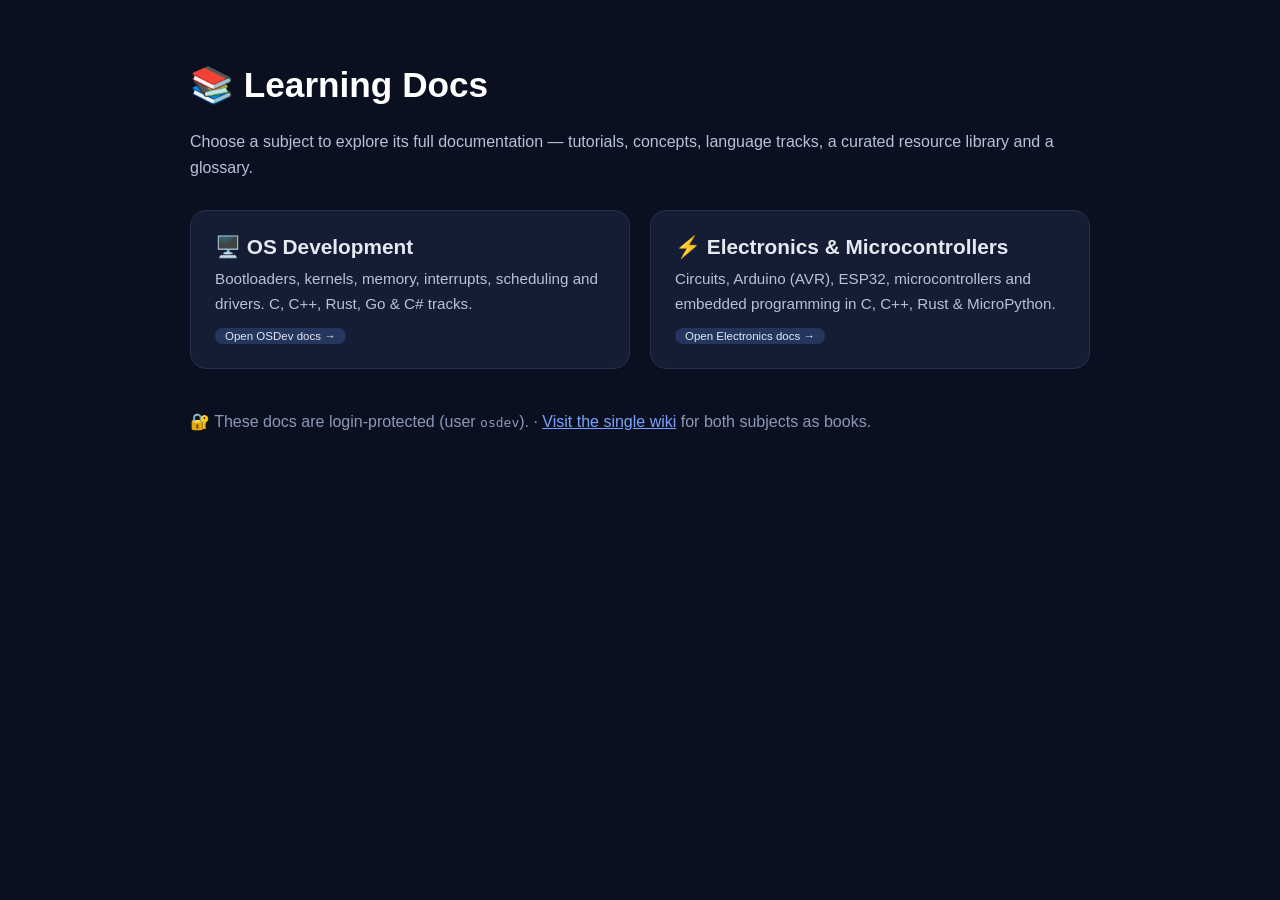
<file: docs-portal/index.html>
<!DOCTYPE html>
<html lang="en" style="background:#0b1020;color:#e5e9f0;font-family:Segoe UI,Arial,sans-serif;margin:0">
<head>
<meta charset="utf-8">
<meta name="viewport" content="width=device-width,initial-scale=1">
<title>sektor9.dev — Learning Docs</title>
<style>
  body{max-width:900px;margin:0 auto;padding:40px 20px}
  h1{font-size:2.2rem;color:#fff}
  p{line-height:1.6;color:#b6c2d8}
  .grid{display:grid;grid-template-columns:repeat(auto-fit,minmax(260px,1fr));gap:20px;margin-top:30px}
  .card{background:#151d35;border:1px solid #26304d;border-radius:16px;padding:24px;text-decoration:none;color:inherit;display:block;transition:.15s}
  .card:hover{border-color:#4f6bd9;transform:translateY(-2px)}
  .card h2{margin:0 0 8px;font-size:1.3rem}
  .card p{font-size:.95rem;margin:0}
  .tag{display:inline-block;font-size:.72rem;background:#26355e;padding:2px 10px;border-radius:20px;margin-top:12px}
  a{color:#7aa2ff}
</style>
</head>
<body>
  <h1>📚 Learning Docs</h1>
  <p>Choose a subject to explore its full documentation — tutorials, concepts, language tracks, a curated resource library and a glossary.</p>
  <div class="grid">
    <a class="card" href="https://osdev.sektor9.dev/">
      <h2>🖥️ OS Development</h2>
      <p>Bootloaders, kernels, memory, interrupts, scheduling and drivers. C, C++, Rust, Go &amp; C# tracks.</p>
      <span class="tag">Open OSDev docs →</span>
    </a>
    <a class="card" href="https://elecdocs.sektor9.dev/">
      <h2>⚡ Electronics &amp; Microcontrollers</h2>
      <p>Circuits, Arduino (AVR), ESP32, microcontrollers and embedded programming in C, C++, Rust &amp; MicroPython.</p>
      <span class="tag">Open Electronics docs →</span>
    </a>
  </div>
  <p style="margin-top:40px;color:#8b98b8">
    🔐 These docs are login-protected (user <code>osdev</code>). ·
    <a href="https://wiki.sektor9.dev/">Visit the single wiki</a> for both subjects as books.
  </p>
</body>
</html>
</file>
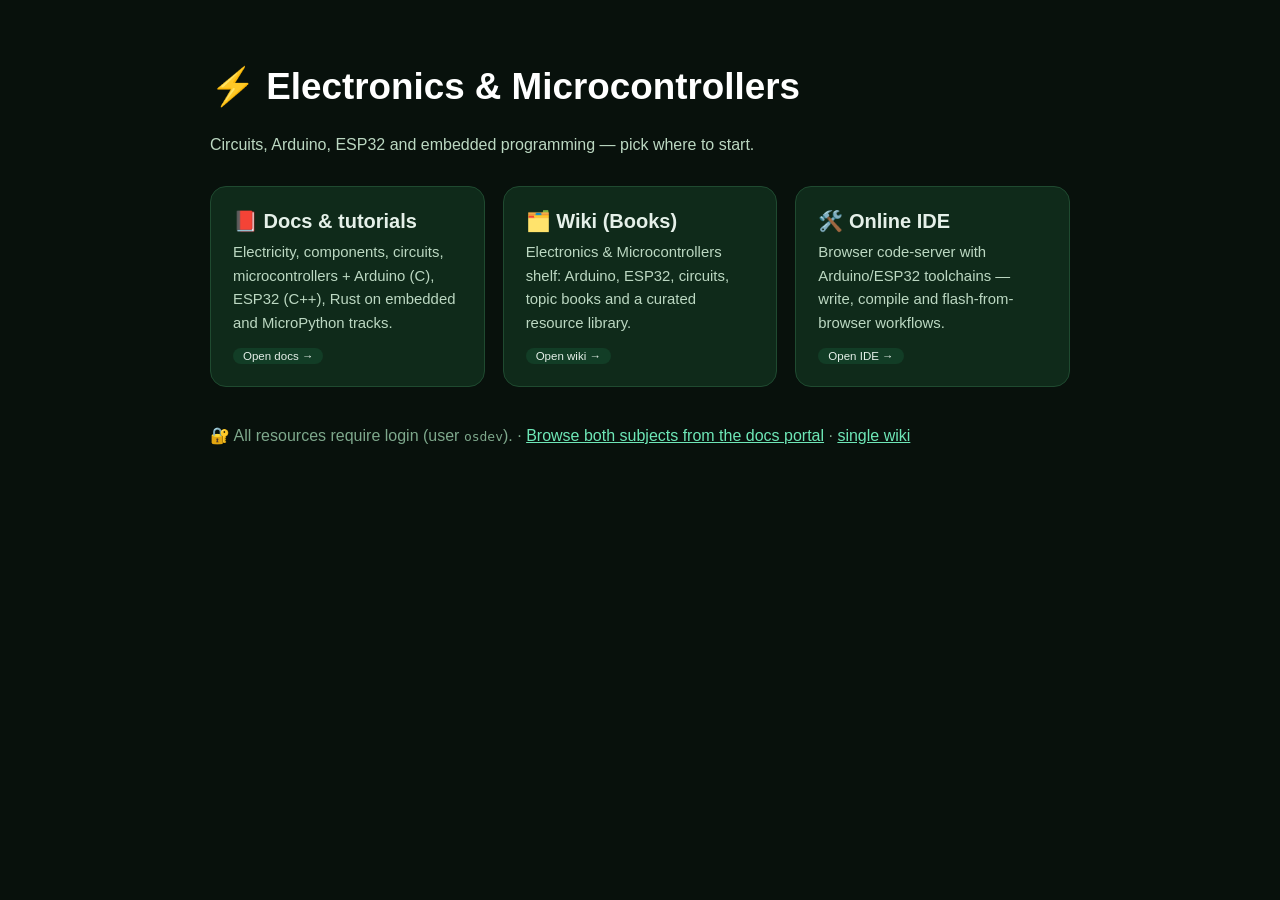
<file: hub-el/index.html>
<!DOCTYPE html>
<html lang="en" style="background:#08110c;color:#e5f0e9;font-family:Segoe UI,Arial,sans-serif;margin:0">
<head>
<meta charset="utf-8"><meta name="viewport" content="width=device-width,initial-scale=1">
<title>Electronics &amp; Microcontrollers — sektor9.dev</title>
<style>
 body{max-width:860px;margin:0 auto;padding:40px 20px}
 h1{font-size:2.3rem;color:#fff}
 p{line-height:1.6;color:#bcd8c2}
 .grid{display:grid;grid-template-columns:repeat(auto-fit,minmax(240px,1fr));gap:18px;margin-top:28px}
 .card{background:#0f2a1a;border:1px solid #1f4a30;border-radius:16px;padding:22px;text-decoration:none;color:inherit;display:block;transition:.15s}
 .card:hover{border-color:#34d399;transform:translateY(-2px)}
 .card h2{margin:0 0 8px;font-size:1.25rem}
 .card p{font-size:.93rem;margin:0}
 .tag{display:inline-block;font-size:.72rem;background:#123d26;padding:2px 10px;border-radius:20px;margin-top:12px}
 a{color:#6ee7b7}
</style></head>
<body>
  <h1>⚡ Electronics &amp; Microcontrollers</h1>
  <p>Circuits, Arduino, ESP32 and embedded programming — pick where to start.</p>
  <div class="grid">
    <a class="card" href="https://elecdocs.sektor9.dev/"><h2>📕 Docs &amp; tutorials</h2>
      <p>Electricity, components, circuits, microcontrollers + Arduino (C), ESP32 (C++), Rust on embedded and MicroPython tracks.</p><span class="tag">Open docs →</span></a>
    <a class="card" href="https://wiki.sektor9.dev/shelves"><h2>🗂️ Wiki (Books)</h2>
      <p>Electronics &amp; Microcontrollers shelf: Arduino, ESP32, circuits, topic books and a curated resource library.</p><span class="tag">Open wiki →</span></a>
    <a class="card" href="https://ide.sektor9.dev/"><h2>🛠️ Online IDE</h2>
      <p>Browser code-server with Arduino/ESP32 toolchains — write, compile and flash-from-browser workflows.</p><span class="tag">Open IDE →</span></a>
  </div>
  <p style="margin-top:36px;color:#7ea88c">🔐 All resources require login (user <code>osdev</code>). ·
    <a href="https://docs.sektor9.dev/">Browse both subjects from the docs portal</a> · <a href="https://wiki.sektor9.dev/">single wiki</a></p>
</body></html>
</file>
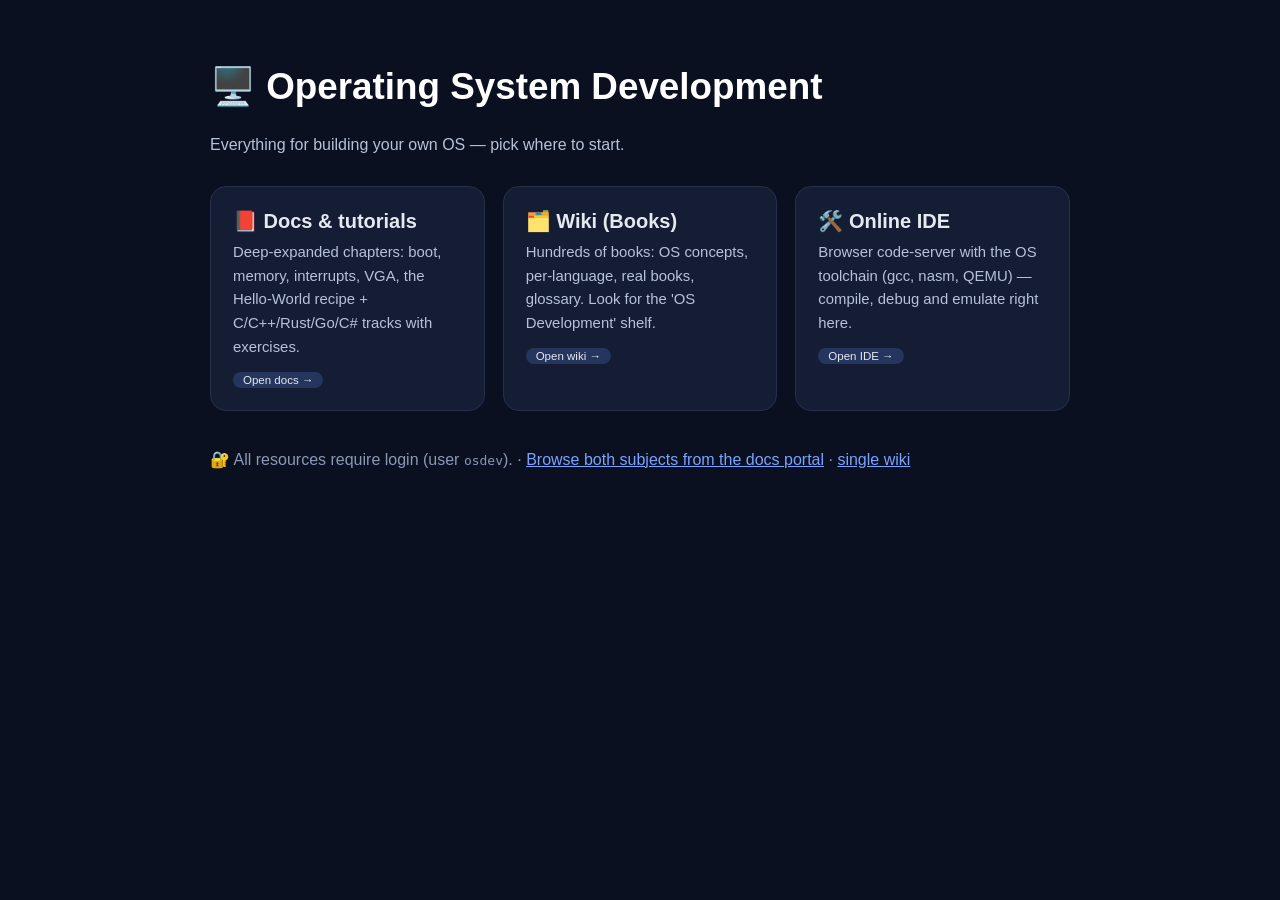
<file: hub-osdev/index.html>
<!DOCTYPE html>
<html lang="en" style="background:#0b1020;color:#e5e9f0;font-family:Segoe UI,Arial,sans-serif;margin:0">
<head>
<meta charset="utf-8"><meta name="viewport" content="width=device-width,initial-scale=1">
<title>OS Development — sektor9.dev</title>
<style>
 body{max-width:860px;margin:0 auto;padding:40px 20px}
 h1{font-size:2.3rem;color:#fff}
 p{line-height:1.6;color:#b6c2d8}
 .grid{display:grid;grid-template-columns:repeat(auto-fit,minmax(240px,1fr));gap:18px;margin-top:28px}
 .card{background:#151d35;border:1px solid #26304d;border-radius:16px;padding:22px;text-decoration:none;color:inherit;display:block;transition:.15s}
 .card:hover{border-color:#4f6bd9;transform:translateY(-2px)}
 .card h2{margin:0 0 8px;font-size:1.25rem}
 .card p{font-size:.93rem;margin:0}
 .tag{display:inline-block;font-size:.72rem;background:#26355e;padding:2px 10px;border-radius:20px;margin-top:12px}
 a{color:#7aa2ff}
</style></head>
<body>
  <h1>🖥️ Operating System Development</h1>
  <p>Everything for building your own OS — pick where to start.</p>
  <div class="grid">
    <a class="card" href="https://osdev.sektor9.dev/"><h2>📕 Docs &amp; tutorials</h2>
      <p>Deep-expanded chapters: boot, memory, interrupts, VGA, the Hello-World recipe + C/C++/Rust/Go/C# tracks with exercises.</p><span class="tag">Open docs →</span></a>
    <a class="card" href="https://wiki.sektor9.dev/shelves"><h2>🗂️ Wiki (Books)</h2>
      <p>Hundreds of books: OS concepts, per-language, real books, glossary. Look for the 'OS Development' shelf.</p><span class="tag">Open wiki →</span></a>
    <a class="card" href="https://ide.sektor9.dev/"><h2>🛠️ Online IDE</h2>
      <p>Browser code-server with the OS toolchain (gcc, nasm, QEMU) — compile, debug and emulate right here.</p><span class="tag">Open IDE →</span></a>
  </div>
  <p style="margin-top:36px;color:#8b98b8">🔐 All resources require login (user <code>osdev</code>). ·
    <a href="https://docs.sektor9.dev/">Browse both subjects from the docs portal</a> · <a href="https://wiki.sektor9.dev/">single wiki</a></p>
</body></html>
</file>
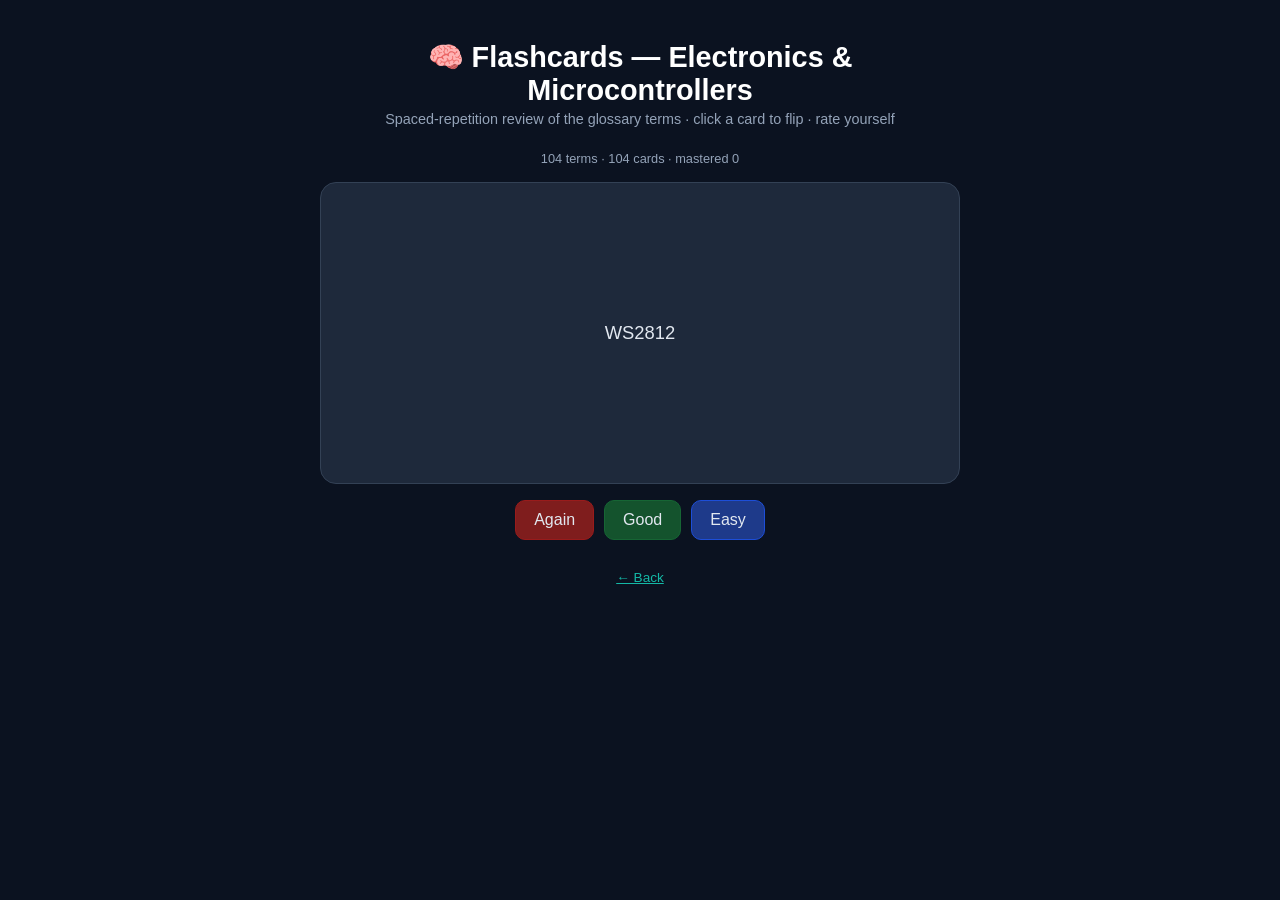
<file: docs/flashcards/index.html>
<!DOCTYPE html><html lang="en"><head><meta charset="utf-8">
<meta name="viewport" content="width=device-width,initial-scale=1">
<title>Flashcards — Electronics · sektor9.dev</title>
<style>
:root{--fg:#e2e8f0;--muted:#94a3b8;--accent:#14b8a6;--card:#1e293b;--bg:#0b1220}
body{font-family:Segoe UI,Arial,sans-serif;background:var(--bg);color:var(--fg);margin:0;padding:0}
.wrap{max-width:640px;margin:0 auto;padding:40px 20px;text-align:center}
h1{font-size:1.8rem;color:#fff;margin:0 0 4px}
.sub{color:var(--muted);margin:0 0 24px;font-size:.9rem}
.stats{font-size:.8rem;color:var(--muted);margin-bottom:16px}
.flash{background:var(--card);border:1px solid #334155;border-radius:16px;min-height:240px;display:flex;align-items:center;justify-content:center;padding:30px;margin:0 0 16px;cursor:pointer;user-select:none;transition:transform .12s;font-size:1.15rem;line-height:1.5}
.flash:hover{transform:scale(1.01)}
.flash .back{color:#c7d2fe;display:none}
.flash.show .front{display:none}
.flash.show .back{display:block}
.btns{display:flex;gap:10px;justify-content:center;flex-wrap:wrap;margin-bottom:20px}
button{font:inherit;padding:10px 18px;border-radius:10px;border:1px solid #334155;background:#1e293b;color:#e2e8f0;cursor:pointer;transition:background .15s}
button:hover{background:#273449}
button.hard{background:#7f1d1d;border-color:#991b1b}
button.good{background:#14532d;border-color:#166534}
button.easy{background:#1e3a8a;border-color:#1d4ed8}
a.back{display:inline-block;margin-top:10px;color:var(--accent);font-size:.85rem}
</style></head><body><div class="wrap">
<h1>🧠 Flashcards — Electronics &amp; Microcontrollers</h1>
<p class="sub">Spaced-repetition review of the glossary terms · click a card to flip · rate yourself</p>
<p class="stats" id="stats"></p>
<div class="flash" id="flash"><div class="front"></div><div class="back"></div></div>
<div class="btns">
  <button class="hard" id="hard">Again</button>
  <button class="good" id="good">Good</button>
  <button class="easy" id="easy">Easy</button>
</div>
<div id="deck"></div>
<p><a class="back" href="/">← Back</a></p>
</div>
<script>
const CARDS = [{"front": "Analog signal", "back": "a signal whose value varies continuously (like a microphone's voltage) rather than jumping between discrete levels."}, {"front": "ADC (Analog-to-Digital Converter)", "back": "hardware that samples a continuous voltage and converts it to a number the CPU can read. On the ESP32: analogRead()."}, {"front": "Ampere (amp, A)", "back": "the SI unit of electric current; how many electrons flow past a point per second. See Current, Ohm's law."}, {"front": "AVR", "back": "the Atmel (now Microchip) 8-bit microcontroller family used in the Arduino Uno (ATmega328P)."}, {"front": "Baud rate", "back": "the number of symbol changes per second on a serial line; 9600 baud ≈ 9600 bits/s. The ESP32's default debug baud is 115200."}, {"front": "Breadboard", "back": "a reusable solderless board with rows of connected sockets for prototyping circuits quickly."}, {"front": "Button (push switch)", "back": "a momentary switch; connect it with a pull-up or pull-down so the pin reads a defined level when unpressed."}, {"front": "Capacitance", "back": "the ability of a component (a Capacitor) to store charge, measured in farads (F)."}, {"front": "Capacitor", "back": "a passive component that stores energy in an electric field; used for decoupling (smoothing power) and timing."}, {"front": "Clock (clock signal)", "back": "the periodic square wave that paces a microcontroller; a 16 MHz AVR executes close to one instruction per clock tick."}, {"front": "Current", "back": "the rate of electric charge flow, measured in amps (A). Flows through a circuit."}, {"front": "C++ class", "back": "in the ESP32 track, an object that bundles a peripheral's state (a pin) with its behavior (on/off), keeping hardware details tidy."}, {"front": "Datasheet", "back": "the manufacturer's authoritative document describing a chip's pins, registers, electrical limits, and timing. The ultimate reference for any microcontroller."}, {"front": "Debounce", "back": "cleaning up the noisy on/off chatter a physical button produces when pressed, giving one clean edge instead of many."}, {"front": "Decoupling capacitor", "back": "a capacitor placed near an IC to absorb supply-voltage spikes and keep the chip's power stable."}, {"front": "Digital signal", "back": "a signal with only discrete levels (HIGH/LOW, 1/0), as opposed to Analog signal."}, {"front": "Duty cycle", "back": "the fraction of a PWM period the output is HIGH, expressed as a %; 50 % gives the LED half brightness (on average)."}, {"front": "ESP32", "back": "Espressif's dual-core, Wi-Fi/Bluetooth-enabled SoC; the basis of the ESP32 devkit boards and this hub's C/C++ and MicroPython tracks."}, {"front": "Ground (GND)", "back": "the common 0 V reference for a circuit; every rail, device, and signal refers back to ground. Shared ground between boards is mandatory."}, {"front": "GPIO (General-Purpose Input/Output)", "back": "a pin you can configure as digital input or output, e.g. to read a button or drive an LED. See Pin, Register."}, {"front": "I²C (I2C)", "back": "a two-wire serial bus (SDA + SCL) for connecting sensors and small devices; used by many breakout boards."}, {"front": "Input pull-up", "back": "a pin configured as an input with an internal resistor pulling it HIGH; reading LOW then means \"pressed/active\". Saves an external resistor."}, {"front": "LED (light-emitting diode)", "back": "a diode that emits light; needs a Resistor to limit current. Long leg = anode, short leg = cathode."}, {"front": "Logic level", "back": "the voltage that counts as HIGH vs LOW. The ESP32 is 3.3 V logic and is not 5 V tolerant — feeding it 5 V can damage it."}, {"front": "Memory-mapped I/O", "back": "hardware registers exposed as ordinary memory addresses; setting a \"pin\" is just writing to a register. Core to the Arduino-in-C track."}, {"front": "Mermaid", "back": "the diagram language used across these tutorials to draw flowcharts and sequence diagrams."}, {"front": "Microcontroller (MCU)", "back": "a self-contained computer-on-a-chip: CPU, RAM, flash, and I/O on one die."}, {"front": "MicroPython", "back": "a lean reimplementation of Python 3 that runs directly on microcontrollers with a live REPL."}, {"front": "no_std", "back": "the Rust mode that forgoes the standard library (no OS/heap) for bare-metal targets. Core concept of the embedded Rust tutorial."}, {"front": "NeoPixel / WS2812", "back": "individually addressable RGB LED chips chained on a single data wire; driven in MicroPython via the neopixel module."}, {"front": "Object (language concept)", "back": "a programming construct bundling data and the functions that act on it; in C++ it's how we wrap a sensor or a pin."}, {"front": "Ohm (Ω)", "back": "the SI unit of electrical resistance."}, {"front": "Ohm's law", "back": "V = I × R: voltage = current × resistance. The single most-used equation in electronics. See Voltage, Current, Resistance."}, {"front": "Output (pin)", "back": "a GPIO configured to drive a HIGH or LOW voltage, e.g. to light an LED."}, {"front": "Pin", "back": "a physical or logical I/O terminal on a chip or board."}, {"front": "Pointer", "back": "a programming variable that holds a memory address instead of a value; essential for register-level access in AVR C and for bridging to hardware in Rust."}, {"front": "Pull-up resistor", "back": "a resistor from a signal to VCC that holds the line HIGH when nothing drives it low."}, {"front": "PWM (Pulse-Width Modulation)", "back": "rapidly toggling a pin HIGH/LOW with a controlled Duty cycle; an LED appears a dimmer brightness (or a motor turns slower) at lower duty."}, {"front": "REPL (Read-Eval-Print Loop)", "back": "an interactive prompt where each line runs instantly; MicroPython's signature workflow."}, {"front": "Register", "back": "a tiny piece of memory, often one byte, that controls or reflects hardware; e.g. DDRB, PORTB on the AVR."}, {"front": "Resistance", "back": "how strongly a component opposes current, measured in ohms (Ω)."}, {"front": "Resistor", "back": "a passive component that resists current, protecting an LED or setting a reference level. Typical LED series value: 220 Ω."}, {"front": "Rust", "back": "a systems language with compile-time memory safety (ownership); well-suited to no_std embedded dev."}, {"front": "Serial", "back": "a method of sending data one bit at a time over a wire; the \"Serial Monitor\" and 9600/115200 baud links."}, {"front": "SPI", "back": "a four-wire high-speed serial interface for external chips and displays."}, {"front": "SoC (System-on-Chip)", "back": "an integrated circuit that puts CPU plus peripherals (Wi-Fi, timers, ADC) together, like the ESP32."}, {"front": "Timer", "back": "internal hardware that counts clock cycles; powers delays, PWM, and microsecond timing."}, {"front": "Voltage (V)", "back": "electrical \"pressure\" or potential difference between two points, measured in volts."}, {"front": "WS2812", "back": "see NeoPixel / WS2812."}, {"front": "Wi-Fi", "back": "the wireless networking protocol built into the ESP32; used in the HTTP server tutorial to control an LED from a browser."}, {"front": "Pull-up / pull-down resistor", "back": "a resistor that holds a pin at a defined logic level (high/low) when nothing else drives it; essential for buttons and open-drain lines."}, {"front": "PWM (Pulse-Width Modulation)", "back": "rapidly switching a pin between high and low, varying the duty cycle to fake an analog output (LED dimming, servo control)."}, {"front": "GPIO (General-Purpose Input/Output)", "back": "a programmable pin that can be an input (read) or output (drive high/low); the fundamental way a microcontroller talks to the world."}, {"front": "I²C (IIC / Two-Wire)", "back": "a two-wire (SDA+SCL) serial bus for connecting sensors and displays; each device has an address."}, {"front": "SPI (Serial Peripheral Interface)", "back": "a fast four-wire serial bus (MOSI/MISO/SCK/CS) used for SD cards, displays, and high-speed sensors."}, {"front": "UART (Serial)", "back": "an asynchronous two-wire serial link (TX/RX) used for debugging and GPS/module communication; configurable baud rate."}, {"front": "ADC (Analog-to-Digital Converter)", "back": "samples a continuous voltage and returns a number; on the ESP32 analogRead() returns 0–4095 (12-bit)."}, {"front": "DAC (Digital-to-Analog Converter)", "back": "converts a number to an analog voltage; the ESP32 has 2 (8-bit) DAC channels."}, {"front": "RTOS (Real-Time Operating System)", "back": "an OS for microcontrollers that schedules tasks with priorities and guarantees timing; e.g. FreeRTOS on the ESP32."}, {"front": "Task (RTOS)", "back": "a self-contained function scheduled by the RTOS; FreeRTOS runs the highest-priority ready task."}, {"front": "Mutex", "back": "a lock that guarantees exclusive access to a shared resource between tasks."}, {"front": "Queue (RTOS)", "back": "a thread-safe buffer for passing data between tasks; FreeRTOS xQueueSend/xQueueReceive."}, {"front": "Semaphore", "back": "a counter used for signaling between tasks (binary = mutex-like, counting = resource counting)."}, {"front": "MOSFET", "back": "a voltage-controlled transistor used to switch higher-power loads (motors, LEDs) from a microcontroller pin."}, {"front": "BJT (Transistor)", "back": "a current-controlled transistor; the classic amplifier and switch building block."}, {"front": "Op-amp (Operational Amplifier)", "back": "a high-gain differential amplifier; used for comparators, filters, and signal conditioning."}, {"front": "Voltage divider", "back": "two resistors in series that produce a fraction of the input voltage; used to scale signals into ADC range."}, {"front": "Decoupling capacitor", "back": "a small capacitor (0.1 µF typical) placed near a chip's power pin to smooth supply noise."}, {"front": "Oscilloscope", "back": "an instrument that displays voltage vs time; essential for debugging signals, PWM, and serial."}, {"front": "Multimeter", "back": "a handheld meter that measures voltage, current, and resistance; the first tool every electronics learner needs."}, {"front": "LED (Light-Emitting Diode)", "back": "a diode that emits light when forward-biased; needs a current-limiting resistor."}, {"front": "NeoPixel / WS2812", "back": "an addressable RGB LED with an integrated driver chip; many can be chained on one data pin."}, {"front": "Servo motor", "back": "a motor with position feedback controlled by a PWM pulse width (typically 1–2 ms at 50 Hz)."}, {"front": "H-bridge", "back": "a transistor circuit that lets a motor spin both directions by reversing current flow."}, {"front": "Interrupt Service Routine (ISR)", "back": "code that runs when an interrupt fires; should be short and avoid blocking calls."}, {"front": "Debouncing", "back": "the practice of ignoring the mechanical bouncing of a switch contact (software delay or RC filter)."}, {"front": "Pin muxing (IOMUX)", "back": "remapping a microcontroller pin's function (e.g. UART TX to a different pin)."}, {"front": "Bootloader (MCU)", "back": "built-in ROM code that loads user firmware over USB/serial; on the ESP32 held by GPIO0 during reset."}, {"front": "Flash memory (MCU)", "back": "non-volatile storage for firmware; on the ESP32 also stores filesystem (SPIFFS/LittleFS)."}, {"front": "Watchdog timer", "back": "a timer that resets the MCU if the firmware stops responding; guards against hangs."}, {"front": "GPIO interrupt", "back": "triggering code on a pin edge (rising/falling); used for buttons and sensors without polling."}, {"front": "PCB (Printed Circuit Board)", "back": "a board with copper traces connecting components; designed in KiCad/EasyEDA then fabricated."}, {"front": "Schematic", "back": "the symbolic circuit diagram showing how components connect; the first step of any PCB design."}, {"front": "Footprint (PCB)", "back": "the physical pad layout on a board that a component solders onto; chosen per component in the EDA tool."}, {"front": "Gerber files", "back": "the standard format (RS-274X) that describes each copper/solder-mask layer for PCB fabrication."}, {"front": "Via", "back": "a plated hole connecting copper layers of a PCB; used to route signals between layers."}, {"front": "Reflow soldering", "back": "melting solder paste in an oven/plate to attach SMD components to a board."}, {"front": "Solder", "back": "a low-melting-point metal alloy that joins components to the board; lead-free (Sn-Ag-Cu) is standard."}, {"front": "Battery", "back": "a portable DC power source; Li-ion/LiPo cells need charge-protection circuits (do not over-discharge)."}, {"front": "Voltage regulator", "back": "a component that outputs a fixed voltage (e.g. 5V, 3.3V) from a higher/unstable input; linear (LDO) or switching (buck/boost)."}, {"front": "Buck converter", "back": "a switching regulator that steps voltage down efficiently; the ESP32 dev boards use one to derive 3.3V."}, {"front": "Ground (GND)", "back": "the 0V reference node; everything in a circuit is measured relative to it. Star grounding avoids loops."}, {"front": "Noise (electronics)", "back": "unwanted voltage fluctuations on signals; reduced by decoupling, shielding, and proper grounding."}, {"front": "BLE (Bluetooth Low Energy)", "back": "a low-power wireless protocol on the ESP32; used for beacons, sensors, and phone apps."}, {"front": "MQTT", "back": "a lightweight publish/subscribe message protocol for IoT over Wi-Fi; the ESP32 talks to brokers like Mosquitto."}, {"front": "HTTP server (ESP32)", "back": "running a web server on the ESP32 to serve pages/control GPIO from a browser."}, {"front": "SPIFFS / LittleFS", "back": "filesystems for the ESP32 flash; store config, web assets, and data that survives reboot."}, {"front": "TinyML", "back": "running small machine-learning models (TensorFlow Lite Micro) on microcontrollers like the ESP32/STM32."}, {"front": "JTAG / SWD", "back": "hardware debugging interfaces to step code, set breakpoints, and flash MCUs (ST-Link, J-Link)."}, {"front": "Logic analyzer", "back": "an instrument that captures digital signals over time; invaluable for debugging I²C/SPI/UART."}, {"front": "Software serial / bit-banging", "back": "implementing a protocol in code (toggling pins manually) when no hardware peripheral is available."}, {"front": "Watchdog on ESP32", "back": "the built-in TWDT (Task Watchdog) resets the chip if a task hangs; enable it in long-running projects."}, {"front": "Deep sleep (ESP32)", "back": "an ultra-low-power mode where the CPU is off and only RTC + ULP run; wake by timer or GPIO."}, {"front": "ESP-NOW", "back": "Espressif's connectionless peer-to-peer protocol; low-latency, low-power communication between ESP32s without Wi-Fi infrastructure."}];
// spaced-repetition: simple Leitner boxes persisted in localStorage
const LS='sektor9-srs-elec-v1';
let boxes=JSON.parse(localStorage.getItem(LS)||'{}');
let idx=0, deck=[];
function buildDeck(){
  deck=[];
  for(let i=0;i<CARDS.length;i++){let b=boxes[i]||0; for(let j=0;j<=b;j++) deck.push(i);}
  shuffle(deck);
}
function shuffle(a){for(let i=a.length-1;i>0;i--){let j=Math.floor(Math.random()*(i+1)); [a[i],a[j]]=[a[j],a[i]];}}
function render(){
  if(!deck.length) buildDeck();
  if(idx>=deck.length){ document.getElementById('flash').innerHTML='<div>🎉 Deck complete! <button onclick="restart()">Review again</button></div>'; document.getElementById('stats').textContent='done'; return; }
  let ci=deck[idx];
  let f=document.getElementById('flash');
  f.classList.remove('show');
  f.querySelector('.front').textContent=CARDS[ci].front;
  f.querySelector('.back').textContent=CARDS[ci].back;
  let due=Object.values(boxes).reduce((a,b)=>a+Math.min(b,1),0);
  let mastered=Object.values(boxes).filter(b=>b>=5).length;
  document.getElementById('stats').textContent=cardCount+' terms · '+deck.length+' cards · mastered '+mastered;
}
function rate(step){if(idx>=deck.length)return; let ci=deck[idx]; boxes[ci]=Math.max(0,Math.min(8,(boxes[ci]||0)+step)); localStorage.setItem(LS,JSON.stringify(boxes)); idx++; render();}
function restart(){idx=0; buildDeck(); render();}
document.getElementById('flash').addEventListener('click',()=>{document.getElementById('flash').classList.toggle('show');});
document.getElementById('hard').onclick=()=>rate(-2);
document.getElementById('good').onclick=()=>rate(1);
document.getElementById('easy').onclick=()=>rate(3);
const cardCount=CARDS.length;
buildDeck(); render();
</script></body></html>
</file>
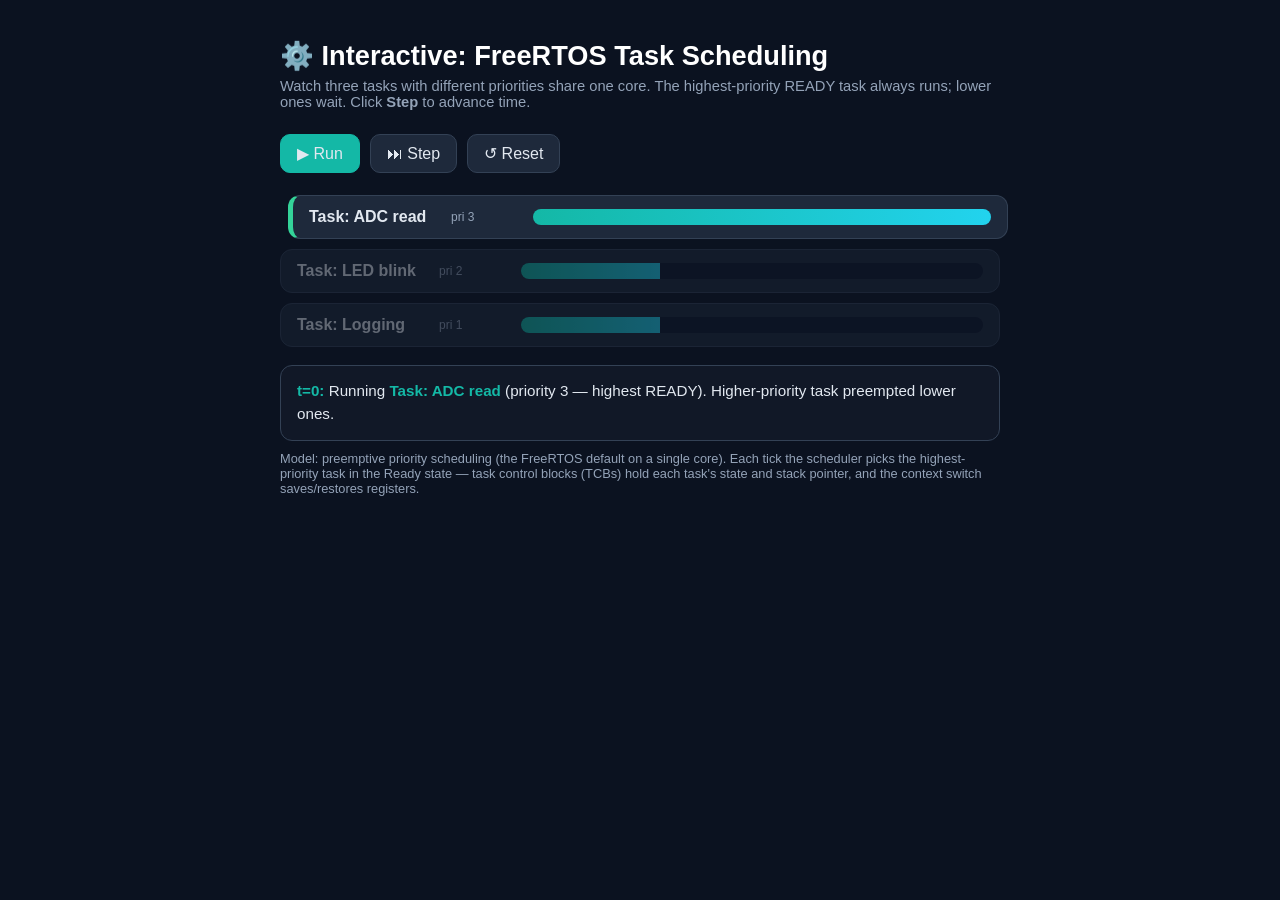
<file: docs/interactive/rtos-scheduler.html>
<!DOCTYPE html>
<html lang="en"><head><meta charset="utf-8">
<meta name="viewport" content="width=device-width,initial-scale=1">
<title>Interactive: FreeRTOS Task Scheduling · Electronics · sektor9.dev</title>
<style>
:root{--fg:#e2e8f0;--muted:#94a3b8;--accent:#14b8a6;--card:#1e293b;--bg:#0b1220;--good:#34d399;--warn:#fbbf24}
*{box-sizing:border-box}
body{font-family:Segoe UI,Arial,sans-serif;background:var(--bg);color:var(--fg);margin:0;padding:0}
.wrap{max-width:760px;margin:0 auto;padding:40px 20px}
h1{font-size:1.7rem;color:#fff;margin:0 0 6px}
.sub{color:var(--muted);margin:0 0 24px;font-size:.92rem}
.controls{display:flex;gap:10px;flex-wrap:wrap;margin-bottom:22px}
button{font:inherit;padding:9px 16px;border-radius:10px;border:1px solid #334155;background:#1e293b;color:#e2e8f0;cursor:pointer}
button:hover{background:#273449}
button.primary{background:var(--accent);border-color:var(--accent)}
.tasks{display:flex;flex-direction:column;gap:10px;margin-bottom:14px}
.task{display:flex;align-items:center;gap:12px;background:var(--card);border:1px solid #334155;border-radius:12px;padding:12px 16px;opacity:.4;transition:opacity .3s,transform .3s}
.task.run{opacity:1;transform:translateX(8px);border-left:5px solid var(--good)}
.task.block{opacity:1;border-left:5px solid var(--warn)}
.task .name{font-weight:700;flex:0 0 130px}
.task .pri{font-size:.75rem;color:var(--muted);flex:0 0 70px}
.task .bar{flex:1;height:16px;background:#0f172a;border-radius:8px;overflow:hidden}
.task .bar i{display:block;height:100%;width:0;background:linear-gradient(90deg,#14b8a6,#22d3ee);transition:width .4s}
.sched{margin-top:18px;padding:14px 16px;border-radius:12px;background:#111827;border:1px solid #334155;min-height:66px;font-size:.95rem;line-height:1.5}
.sched b{color:var(--accent)}
.note{color:var(--muted);font-size:.8rem;margin-top:10px}
</style></head><body><div class="wrap">
<h1>⚙️ Interactive: FreeRTOS Task Scheduling</h1>
<p class="sub">Watch three tasks with different priorities share one core. The highest-priority READY task always runs; lower ones wait. Click <b>Step</b> to advance time.</p>
<div class="controls">
  <button class="primary" id="play">▶ Run</button>
  <button id="step">⏭ Step</button>
  <button id="reset">↺ Reset</button>
</div>
<div class="tasks" id="tasks"></div>
<div class="sched" id="sched"></div>
<p class="note">Model: preemptive priority scheduling (the FreeRTOS default on a single core). Each tick the scheduler picks the highest-priority task in the Ready state — task control blocks (TCBs) hold each task's state and stack pointer, and the context switch saves/restores registers.</p>
</div>
<script>
const TASKS=[
 {name:'Task: ADC read',pri:3,base:26},
 {name:'Task: LED blink',pri:2,base:18},
 {name:'Task: Logging',pri:1,base:12},
];
const TICK=300;
let t=0, run=-1, timer=null;
const tasksEl=document.getElementById('tasks');
TASKS.forEach((tk,i)=>{
  const d=document.createElement('div');
  d.className='task'; d.id='t'+i;
  d.innerHTML='<span class="name">'+tk.name+'</span><span class="pri">pri '+tk.pri+'</span><span class="bar"><i></i></span>';
  tasksEl.appendChild(d);
});
function stateFor(tick,i){
  // pseudo workload: each task runs in bursts, blocked on I/O otherwise
  const period=TASKS[i].base*2;
  const burst=TASKS[i].base*0.6;
  const inburst = (tick%period) < burst;
  return inburst ? 'ready' : 'blocked';
}
function render(){
  // choose the highest-priority READY task as running
  let winner=-1;
  for(let i=0;i<TASKS.length;i++){
    if(stateFor(t,i)==='ready'){ winner=i; break; }
  }
  TASKS.forEach((tk,i)=>{
    const el=document.getElementById('t'+i);
    const st=stateFor(t,i);
    el.classList.toggle('run', i===winner);
    el.classList.toggle('block', st==='blocked' && i!==winner);
    const bar=el.querySelector('i');
    bar.style.width = (st==='blocked'?8: st==='ready'? (i===winner?100:30) : 0)+'%';
  });
  const s=document.getElementById('sched');
  if(winner>=0) s.innerHTML='<b>t='+t+':</b> Running <b>'+TASKS[winner].name+'</b> (priority '+TASKS[winner].pri+' — highest READY).'+(TASKS[winner].pri>1?' Higher-priority task preempted lower ones.':' Lower-priority tasks wait for the CPU.');
  else s.innerHTML='<b>t='+t+':</b> All tasks blocked on I/O — the idle task runs (and the CPU sleeps).';
}
document.getElementById('step').onclick=()=>{t++;render();};
document.getElementById('reset').onclick=()=>{clearInterval(timer);t=0;run=-1;render();};
document.getElementById('play').onclick=()=>{
  clearInterval(timer);
  timer=setInterval(()=>{t++;render();},TICK);
};
render();
</script></body></html>
</file>
